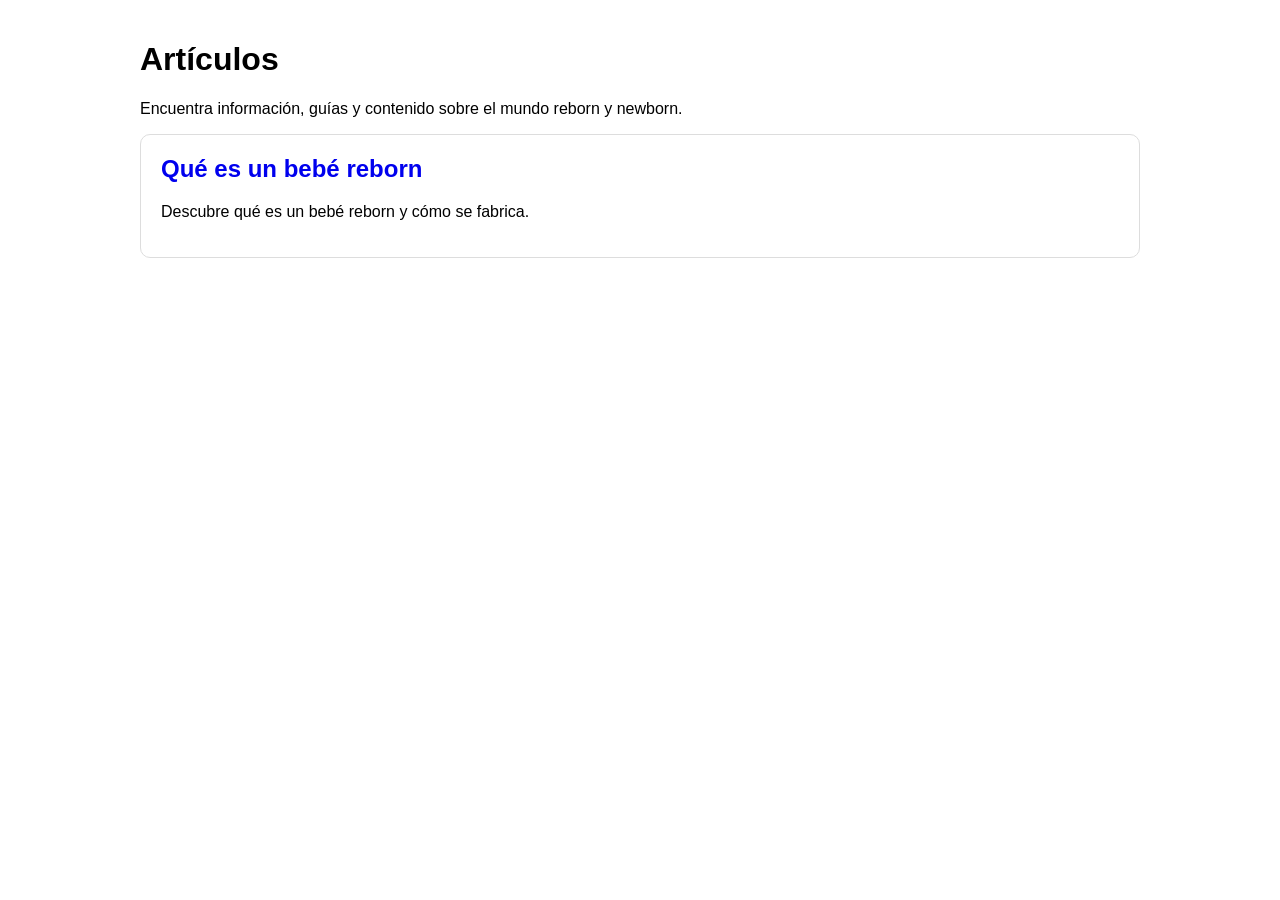
<file: articulos.html>
<!DOCTYPE html>
<html lang="es">

<head>
<meta charset="UTF-8">
<meta name="viewport" content="width=device-width, initial-scale=1">

<title>Artículos | TuWeb</title>

<meta name="description"
content="Guías y artículos sobre bebés reborn, ropa newborn, accesorios y cuidados.">

<style>

body{
font-family:Arial,sans-serif;
max-width:1000px;
margin:auto;
padding:20px;
}

.articulos{

display:grid;
grid-template-columns:repeat(auto-fit,minmax(300px,1fr));
gap:20px;

}

.card{

border:1px solid #ddd;
padding:20px;
border-radius:10px;

}

.card h2{

margin-top:0;

}

.card a{

text-decoration:none;

}

</style>

</head>

<body>

<h1>Artículos</h1>

<p>
Encuentra información, guías y contenido sobre el mundo reborn y newborn.
</p>

<div class="articulos">

<div class="card">
<h2><a href="articulos/que-es-un-bebe-reborn.html">Qué es un bebé reborn</a></h2>
<p>Descubre qué es un bebé reborn y cómo se fabrica.</p>
</div>

</body>
</html>
</file>
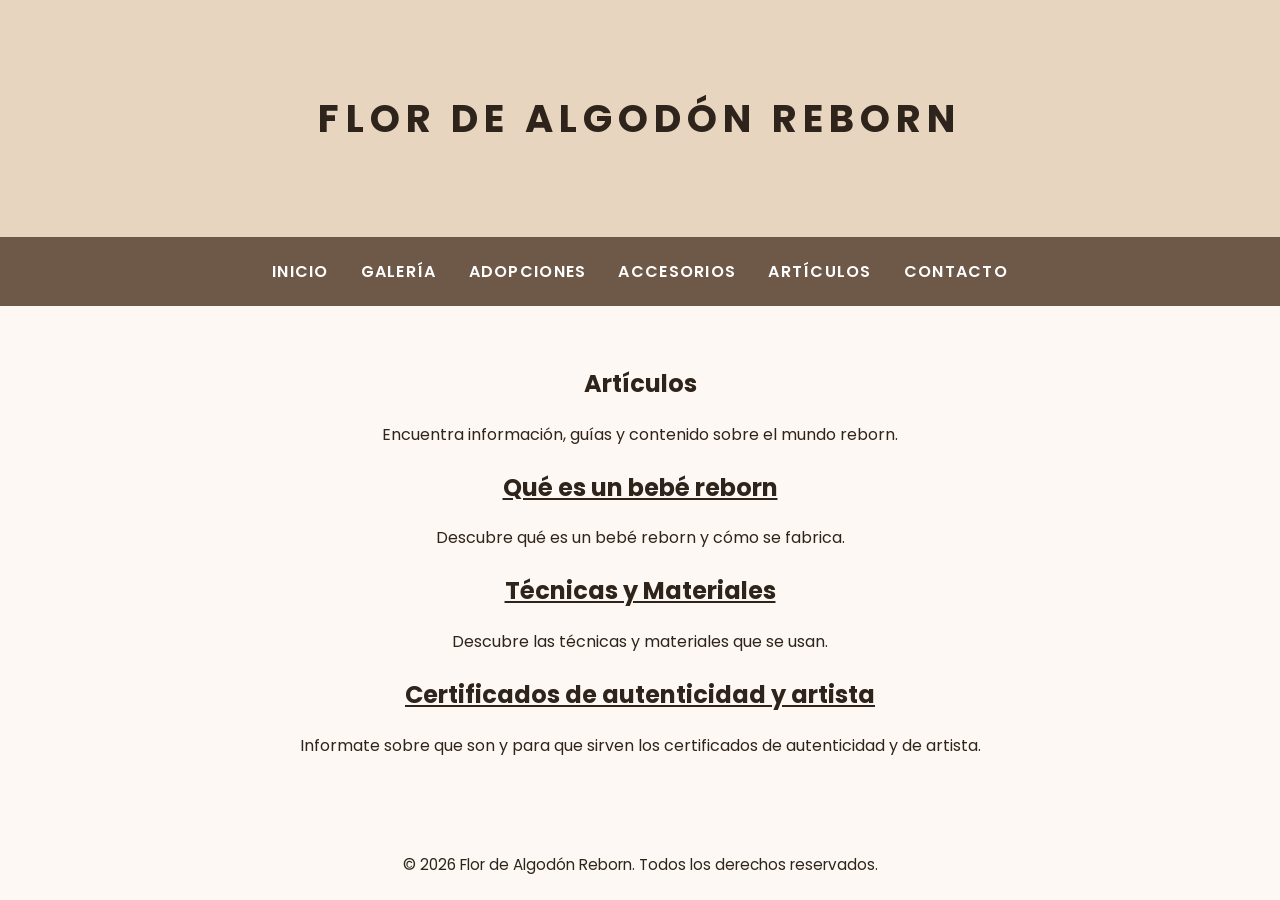
<file: artículos.html>
<!DOCTYPE html>
<html lang="es">
<head>
  <meta charset="UTF-8">
  <meta name="viewport" content="width=device-width, initial-scale=1">
  <title>Artículos | Flor de Algodón Reborn</title>
  <meta name="description" content="Guías y artículos sobre bebés reborn, procesos artesanales y cuidados.">
  <link rel="stylesheet" href="styles.css">
</head>

<body>

<header class="top-bar">
  <h1>FLOR DE ALGODÓN REBORN</h1>
</header>

<nav class="menu-bar">
  <a href="index.html">INICIO</a>
  <a href="galeria.html">GALERÍA</a>
  <a href="adopciones.html">ADOPCIONES</a>
  <a href="accesorios.html">ACCESORIOS</a>
  <a href="artículos.html">ARTÍCULOS</a>
  <a href="contacto.html">CONTACTO</a>
</nav>

<section class="content">
  <h1>Artículos</h1>
  <p>Encuentra información, guías y contenido sobre el mundo reborn.</p>

  <div class="articulos">
    <div class="card">
      <h2><a href="artículos/que-es-un-bebe-reborn.html">Qué es un bebé reborn</a></h2>
      <p>Descubre qué es un bebé reborn y cómo se fabrica.</p>
    </div>
  </div>

    <div class="card">
        <h2><a href="artículos/tecnicas-materiales-reborn.html">Técnicas y Materiales</a></h2>
      <p>Descubre las técnicas y materiales que se usan.</p>
    </div>

  <div class="card">
        <h2><a href="artículos/cuidados-certificados.html">Certificados de autenticidad y artista</a></h2>
      <p>Informate sobre que son y para que sirven los certificados de autenticidad y de artista.</p>
    </div>

  
  
</section>

<footer>
  © 2026 Flor de Algodón Reborn. Todos los derechos reservados.
</footer>

</body>
</html>
</file>
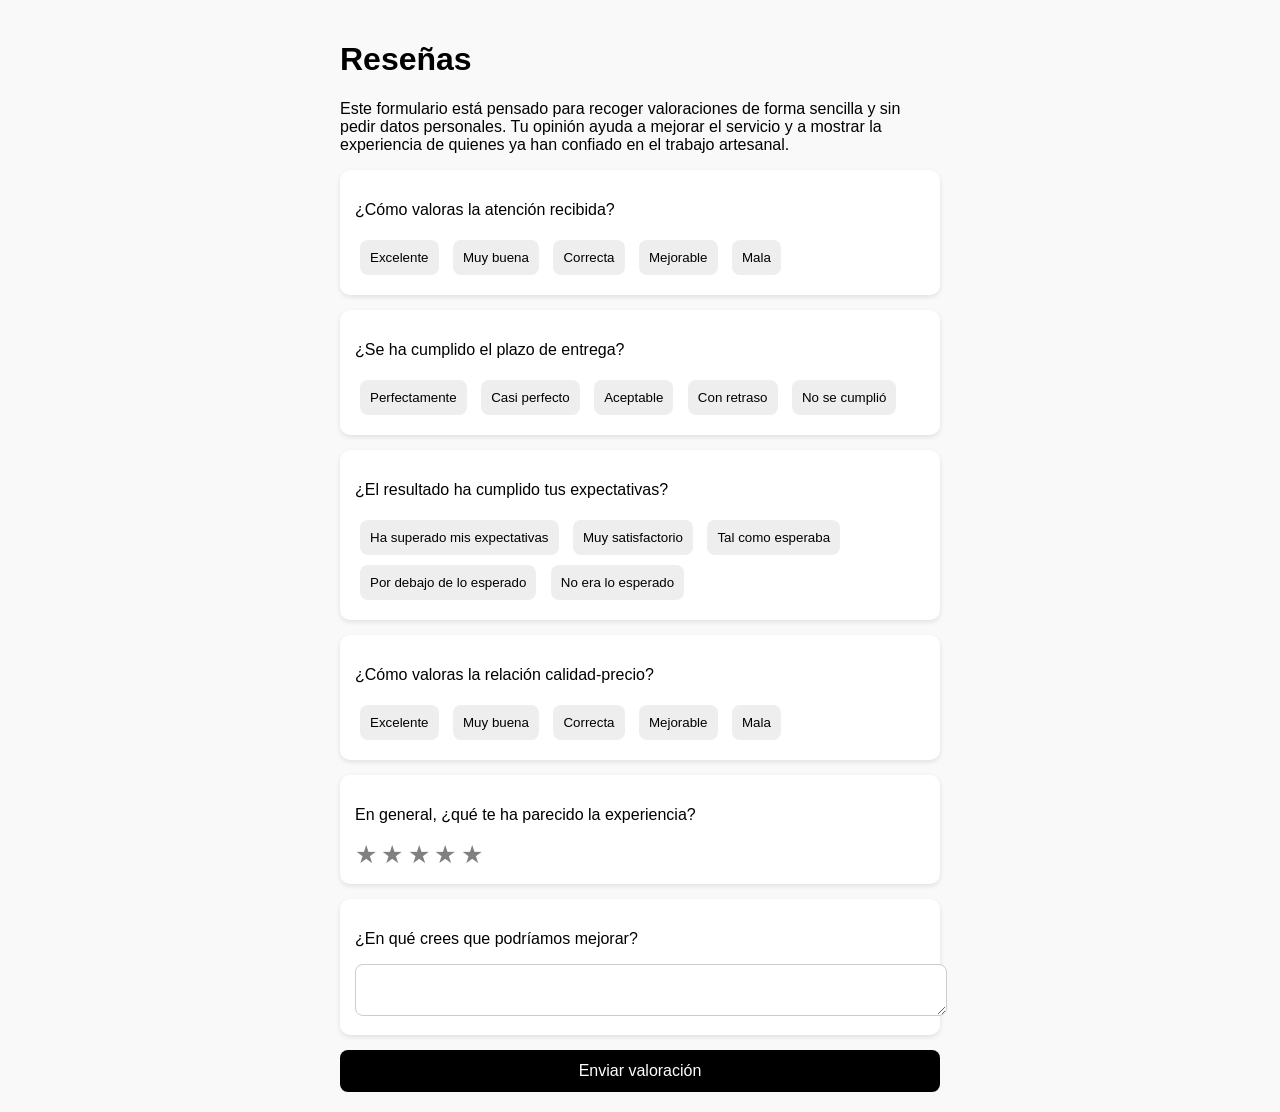
<file: reseñas.html>
<!DOCTYPE html>
<html>
<head>
  <title>Valoración</title>

  <style>
    body {
      font-family: Arial, sans-serif;
      max-width: 600px;
      margin: auto;
      padding: 20px;
      background-color: #f9f9f9;
    }

    h2 {
      text-align: center;
    }

    .bloque {
      background: white;
      padding: 15px;
      margin-bottom: 15px;
      border-radius: 10px;
      box-shadow: 0 2px 5px rgba(0,0,0,0.1);
    }

    .opciones button {
      margin: 5px;
      padding: 10px;
      border: none;
      border-radius: 8px;
      cursor: pointer;
      background-color: #eee;
    }

    .opciones button.selected {
      background-color: #4CAF50;
      color: white;
    }

    textarea {
      width: 100%;
      padding: 10px;
      border-radius: 8px;
      border: 1px solid #ccc;
    }

    .stars span {
      font-size: 25px;
      cursor: pointer;
      color: gray;
    }

    .stars span.active {
      color: gold;
    }

    button.enviar {
      width: 100%;
      padding: 12px;
      font-size: 16px;
      background: black;
      color: white;
      border: none;
      border-radius: 8px;
      cursor: pointer;
    }
  </style>
</head>

<body>

<main class="content">
  <h1>Reseñas</h1>
  <p class="reviews-intro">Este formulario está pensado para recoger valoraciones de forma sencilla y sin pedir datos personales. Tu opinión ayuda a mejorar el servicio y a mostrar la experiencia de quienes ya han confiado en el trabajo artesanal.</p>

  <form id="form" class="form-card">

  <!-- Atención -->
  <div class="bloque">
    <p>¿Cómo valoras la atención recibida?</p>
    <div class="opciones" data-name="atencion">
      <button type="button">Excelente</button>
      <button type="button">Muy buena</button>
      <button type="button">Correcta</button>
      <button type="button">Mejorable</button>
      <button type="button">Mala</button>
    </div>
  </div>

  <!-- Plazo -->
  <div class="bloque">
    <p>¿Se ha cumplido el plazo de entrega?</p>
    <div class="opciones" data-name="plazo">
      <button type="button">Perfectamente</button>
      <button type="button">Casi perfecto</button>
      <button type="button">Aceptable</button>
      <button type="button">Con retraso</button>
      <button type="button">No se cumplió</button>
    </div>
  </div>

  <!-- Resultado -->
  <div class="bloque">
    <p>¿El resultado ha cumplido tus expectativas?</p>
    <div class="opciones" data-name="resultado">
      <button type="button">Ha superado mis expectativas</button>
      <button type="button">Muy satisfactorio</button>
      <button type="button">Tal como esperaba</button>
      <button type="button">Por debajo de lo esperado</button>
      <button type="button">No era lo esperado</button>
    </div>
  </div>

  <!-- Precio -->
  <div class="bloque">
    <p>¿Cómo valoras la relación calidad-precio?</p>
    <div class="opciones" data-name="precio">
      <button type="button">Excelente</button>
      <button type="button">Muy buena</button>
      <button type="button">Correcta</button>
      <button type="button">Mejorable</button>
      <button type="button">Mala</button>
    </div>
  </div>

  <!-- Estrellas -->
  <div class="bloque">
    <p>En general, ¿qué te ha parecido la experiencia?</p>
    <div class="stars" id="stars">
      <span data-value="1">★</span>
      <span data-value="2">★</span>
      <span data-value="3">★</span>
      <span data-value="4">★</span>
      <span data-value="5">★</span>
    </div>
  </div>

  <!-- Comentario -->
  <div class="bloque">
    <p>¿En qué crees que podríamos mejorar?</p>
    <textarea id="mejora"></textarea>
  </div>

  <button type="submit" class="enviar">Enviar valoración</button>

</form>
</main>

<!-- ✅ SOLO ESTE SCRIPT -->
<script src="js/script.js"></script>

</body>
</html>
</file>
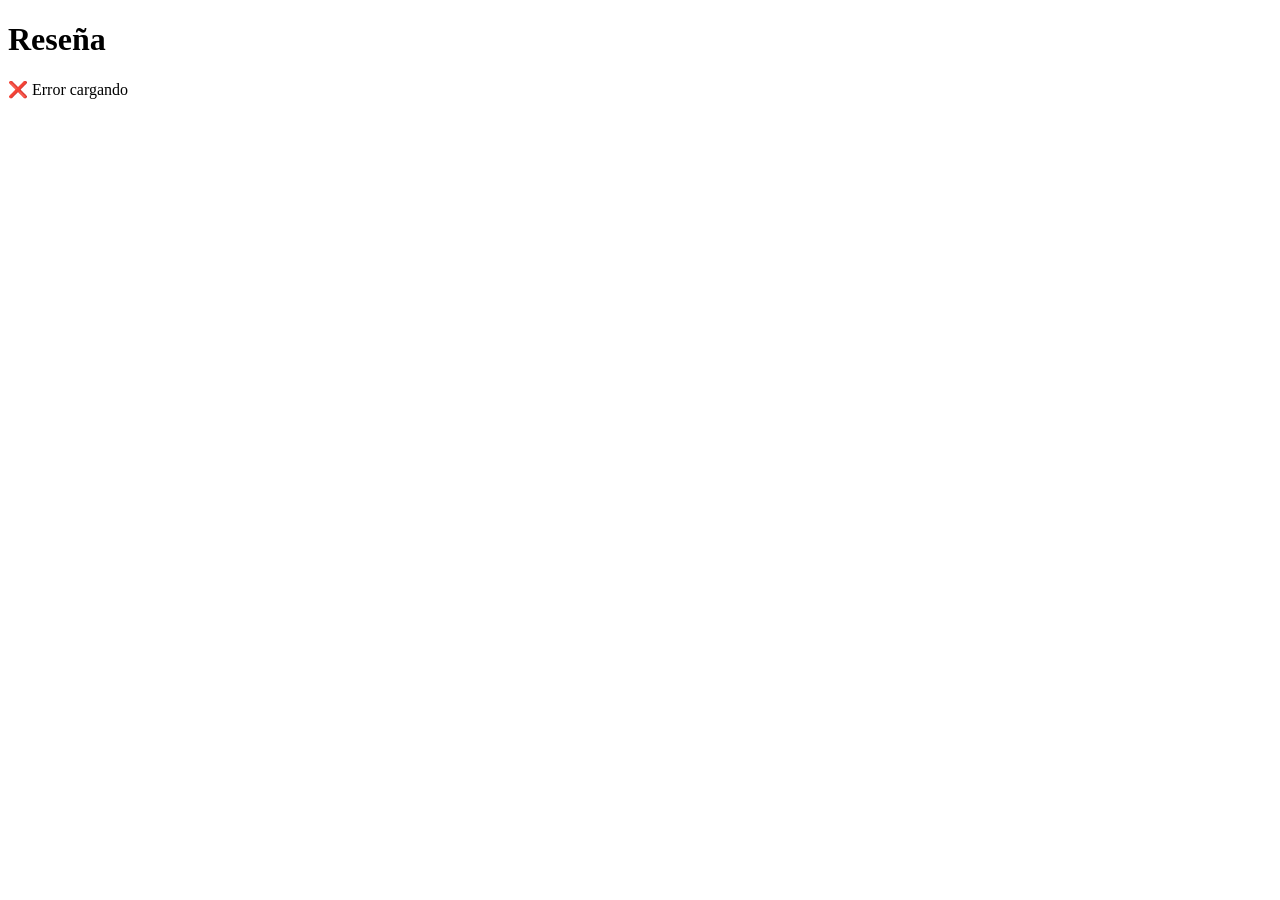
<file: ver-resena.html>
<!DOCTYPE html>
<html>
<head>
  <meta charset="UTF-8">
  <title>Ver reseña</title>
</head>

<body>

<h1>Reseña</h1>

<div id="contenido">Cargando...</div>

<script>
const params = new URLSearchParams(window.location.search);
const id = params.get("id");

const URL = `https://script.google.com/macros/s/AKfycbyKqZeq11QBU1-dDso21OoMH7I6ykAD6ycU0v_vS3_LPUaV2DVP8SQ29xlGr96U4RL0sA/exec?id=${id}`;

fetch(URL)
  .then(res => res.json())
  .then(data => {

    if (data.error) {
      document.getElementById("contenido").innerHTML = "❌ No encontrada";
      return;
    }

    document.getElementById("contenido").innerHTML = `
      <p><b>⭐ Rating:</b> ${"⭐".repeat(data.rating)}</p>
      <p><b>Atención:</b> ${data.atencion}</p>
      <p><b>Plazo:</b> ${data.plazo}</p>
      <p><b>Resultado:</b> ${data.resultado}</p>
      <p><b>Precio:</b> ${data.precio}</p>
      <p><b>Comentario:</b> ${data.mejora}</p>
    `;
  })
  .catch(err => {
    document.getElementById("contenido").innerHTML = "❌ Error cargando";
  });
</script>

</body>
</html>
</file>
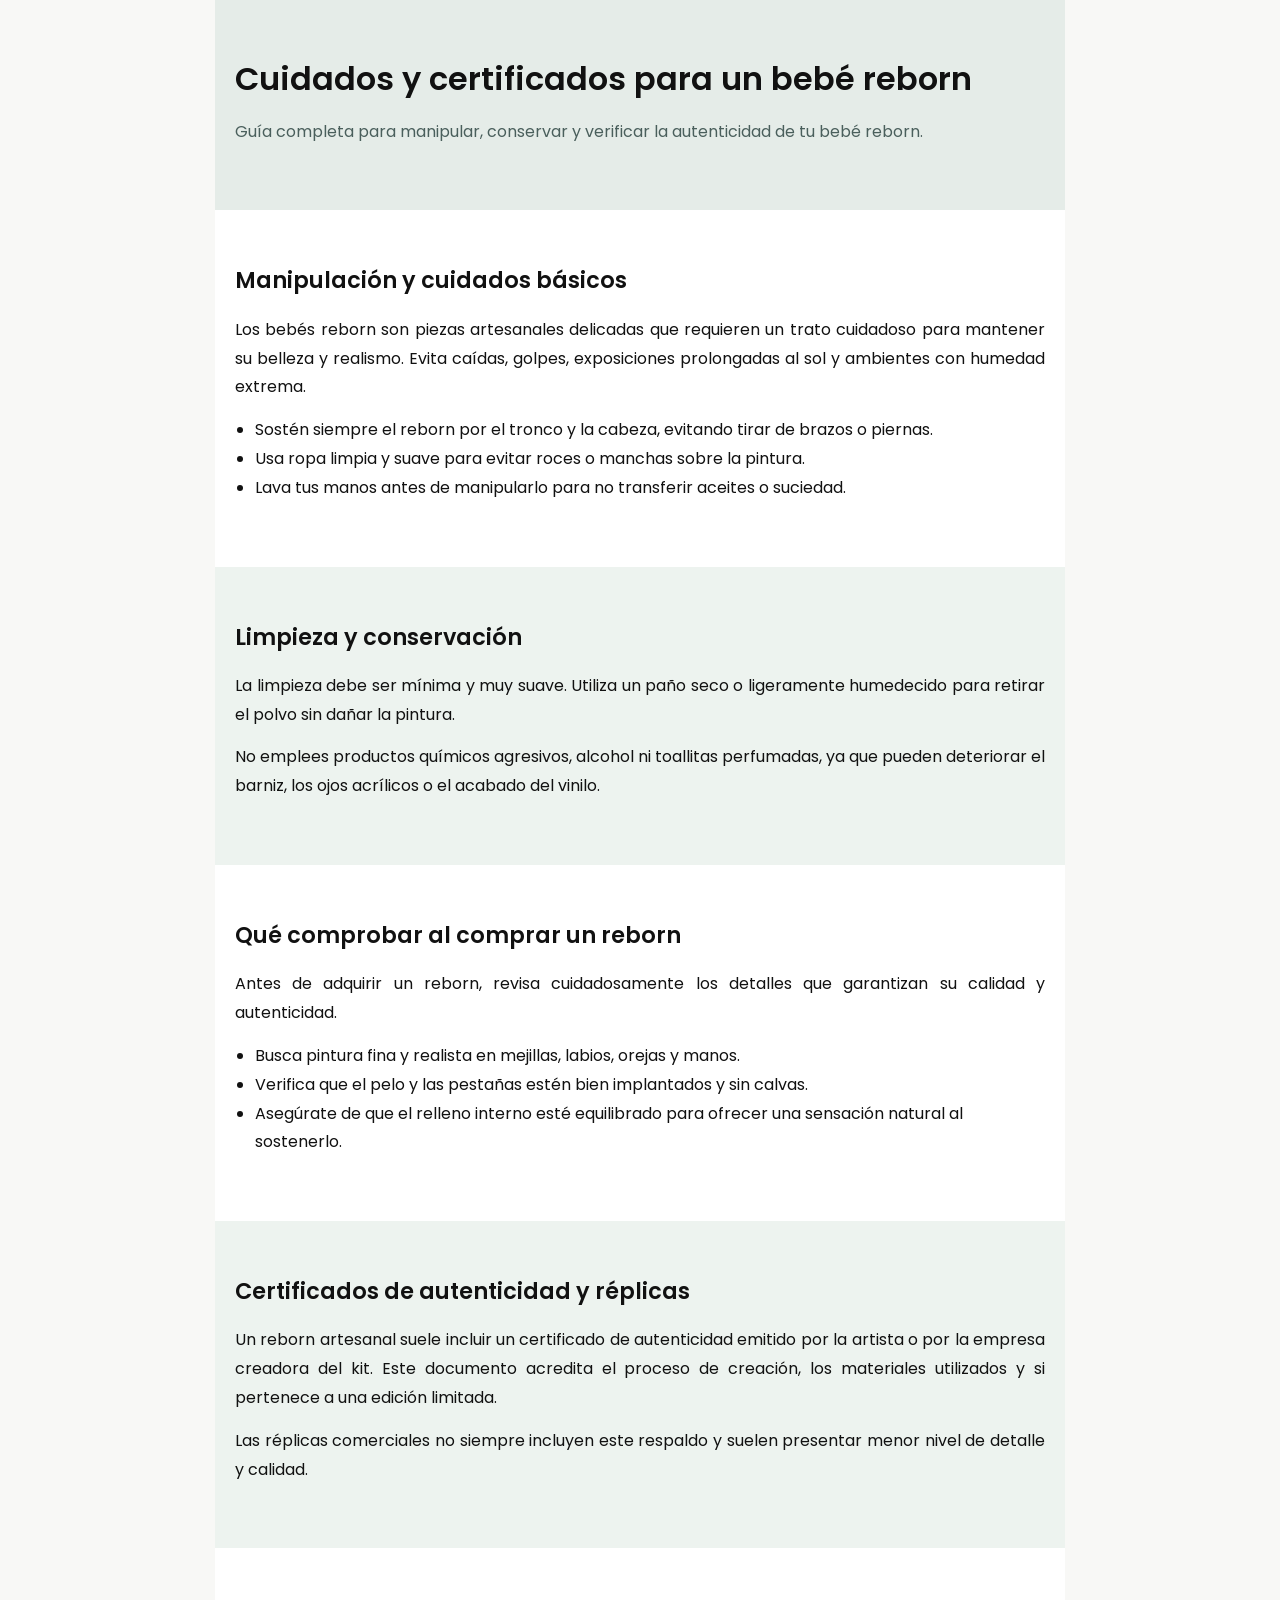
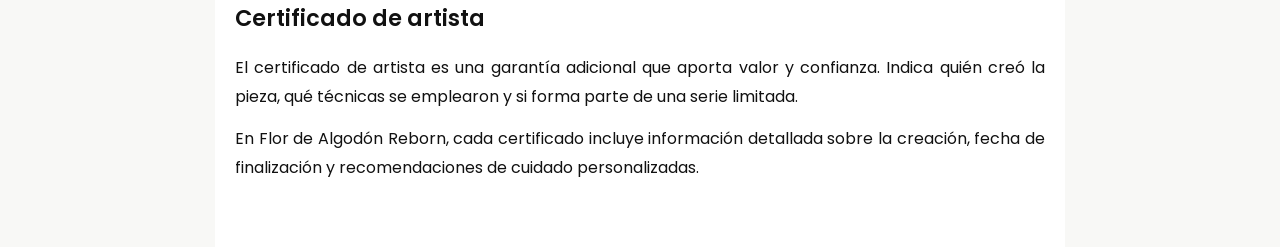
<file: artículos/cuidados-certificados.html>
<!DOCTYPE html>
<html lang="es">

<head>
<meta charset="UTF-8">
<meta name="viewport" content="width=device-width, initial-scale=1.0">
<title>Cuidados y certificados para un bebé reborn | Flor de Algodón Reborn</title>
<meta name="description" content="Guía completa para manipular, limpiar y verificar la autenticidad de un bebé reborn. Consejos esenciales para conservar su belleza y valor.">
<link rel="stylesheet" href="https://fonts.googleapis.com/css2?family=Poppins:wght@300;400;600&display=swap">

<style>
* { box-sizing: border-box; margin: 0; padding: 0; }
body { font-family: 'Poppins', sans-serif; background: #f8f8f6; color: #111; line-height: 1.8; }
header { padding: 50px 20px; background: rgba(220, 230, 225, 0.65); }
header, section { max-width: 850px; margin: auto; }
h1 { font-size: 2em; font-weight: 600; }
header p { margin-top: 10px; color: #4a5f5c; }
section { padding: 50px 20px; }
section:nth-of-type(odd) { background: #ffffff; }
section:nth-of-type(even) { background: #edf3ef; }
h2 { font-size: 1.4em; margin-bottom: 15px; font-weight: 600; }
p { margin-bottom: 14px; text-align: justify; }
ul { margin-left: 20px; margin-bottom: 14px; }
a { color: #000; text-decoration: underline; }
@media (max-width: 768px) {
    h1 { font-size: 1.6em; }
    h2 { font-size: 1.2em; }
    section { padding: 35px 15px; }
    header { padding: 35px 15px; }
}
</style>
</head>

<body>

<header>
    <h1>Cuidados y certificados para un bebé reborn</h1>
    <p>Guía completa para manipular, conservar y verificar la autenticidad de tu bebé reborn.</p>
</header>

<section>
<h2>Manipulación y cuidados básicos</h2>
<p>Los bebés reborn son piezas artesanales delicadas que requieren un trato cuidadoso para mantener su belleza y realismo. Evita caídas, golpes, exposiciones prolongadas al sol y ambientes con humedad extrema.</p>
<ul>
    <li>Sostén siempre el reborn por el tronco y la cabeza, evitando tirar de brazos o piernas.</li>
    <li>Usa ropa limpia y suave para evitar roces o manchas sobre la pintura.</li>
    <li>Lava tus manos antes de manipularlo para no transferir aceites o suciedad.</li>
</ul>
</section>

<section>
<h2>Limpieza y conservación</h2>
<p>La limpieza debe ser mínima y muy suave. Utiliza un paño seco o ligeramente humedecido para retirar el polvo sin dañar la pintura.</p>
<p>No emplees productos químicos agresivos, alcohol ni toallitas perfumadas, ya que pueden deteriorar el barniz, los ojos acrílicos o el acabado del vinilo.</p>
</section>

<section>
<h2>Qué comprobar al comprar un reborn</h2>
<p>Antes de adquirir un reborn, revisa cuidadosamente los detalles que garantizan su calidad y autenticidad.</p>
<ul>
    <li>Busca pintura fina y realista en mejillas, labios, orejas y manos.</li>
    <li>Verifica que el pelo y las pestañas estén bien implantados y sin calvas.</li>
    <li>Asegúrate de que el relleno interno esté equilibrado para ofrecer una sensación natural al sostenerlo.</li>
</ul>
</section>

<section>
<h2>Certificados de autenticidad y réplicas</h2>
<p>Un reborn artesanal suele incluir un certificado de autenticidad emitido por la artista o por la empresa creadora del kit. Este documento acredita el proceso de creación, los materiales utilizados y si pertenece a una edición limitada.</p>
<p>Las réplicas comerciales no siempre incluyen este respaldo y suelen presentar menor nivel de detalle y calidad.</p>
</section>

<section>
<h2>Certificado de artista</h2>
<p>El certificado de artista es una garantía adicional que aporta valor y confianza. Indica quién creó la pieza, qué técnicas se emplearon y si forma parte de una serie limitada.</p>
<p>En Flor de Algodón Reborn, cada certificado incluye información detallada sobre la creación, fecha de finalización y recomendaciones de cuidado personalizadas.</p>
</section>

</body>
</html>
</file>
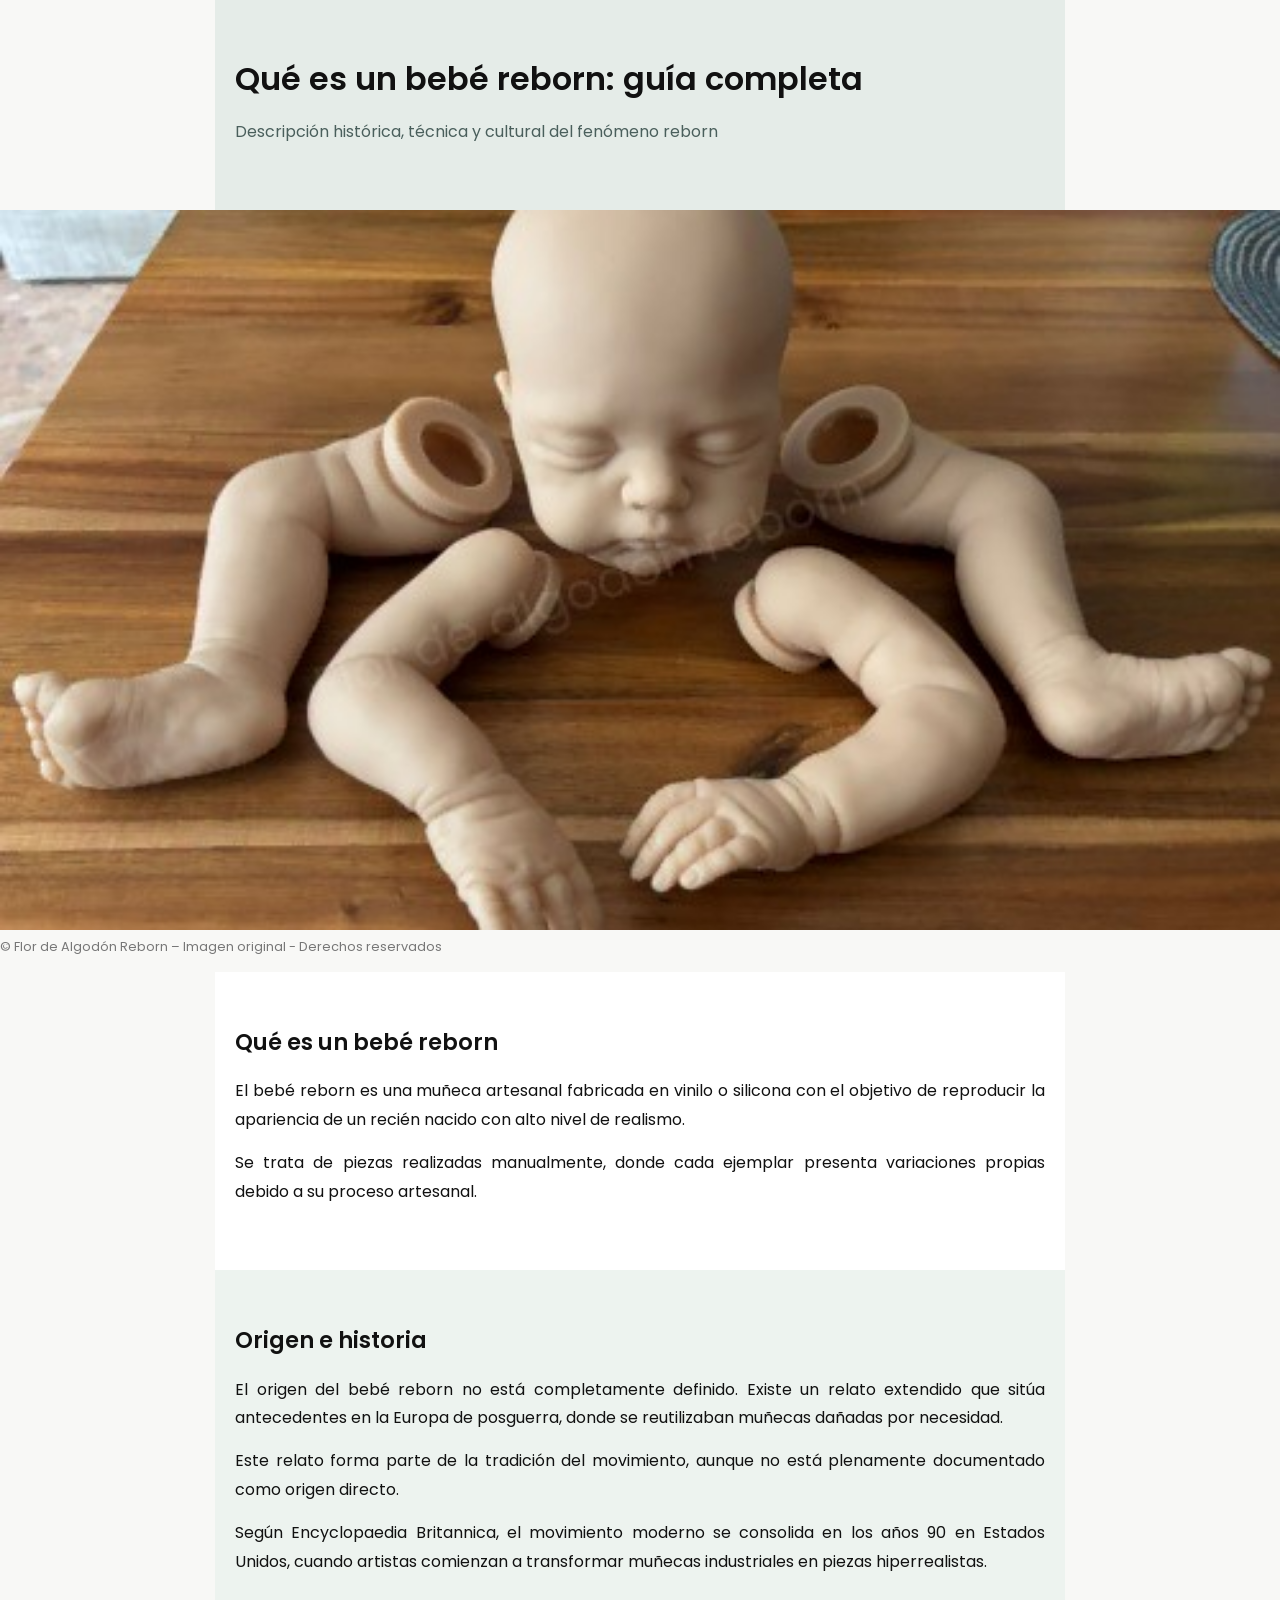
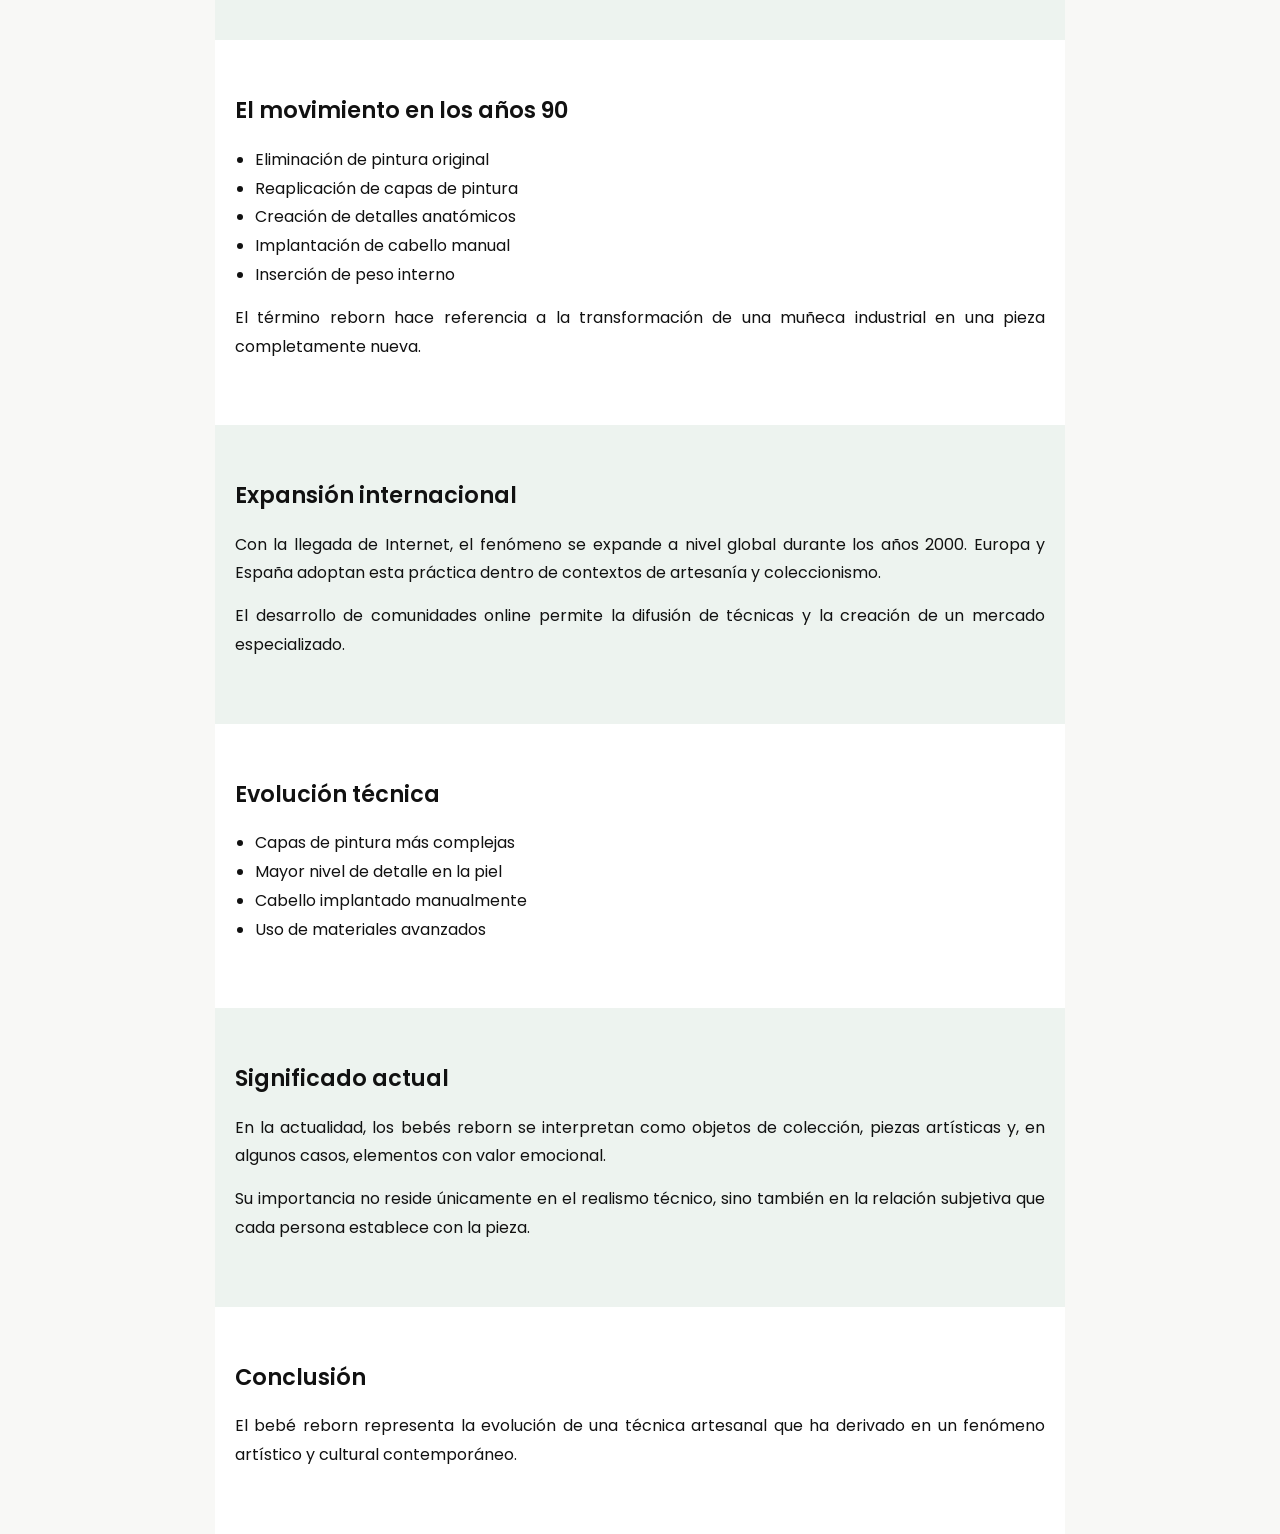
<file: artículos/que-es-un-bebe-reborn.html>
<!DOCTYPE html>
<html lang="es">

<head>
<meta charset="UTF-8">
<meta name="viewport" content="width=device-width, initial-scale=1.0">

<title>Qué es un bebé reborn</title>

<!-- ✅ Fuente bien importada -->
<link href="https://fonts.googleapis.com/css2?family=Poppins:wght@300;400;600&display=swap" rel="stylesheet">

<style>

/* BASE */
* {
    box-sizing: border-box;
    margin: 0;
    padding: 0;
}

body {
    font-family: 'Poppins', sans-serif;
    background: #f8f8f6; /* blanco roto */
    color: #111;
    line-height: 1.8;
}

/* ✅ CONTENEDOR SIN EFECTO TARJETA */
article {
    width: 100%;
    margin: 0;
    background: transparent;
}

/* ✅ HEADER MÁS SUAVE Y TRANSLÚCIDO */
header {
    padding: 50px 20px;
    background: rgba(220, 230, 225, 0.65); /* verde suave translúcido */
}

/* ✅ CENTRAR CONTENIDO */
header,
section {
    max-width: 850px;
    margin: auto;
}

/* TITULO */
h1 {
    font-size: 2em;
    font-weight: 600;
}

header p {
    margin-top: 10px;
    color: #4a5f5c;
}

/* ✅ FRANJAS COMPLETAS */
section {
    padding: 50px 20px;
}

/* ✅ ALTERNANCIA CLARA */
section:nth-of-type(odd) {
    background: #ffffff;
}

section:nth-of-type(even) {
    background: #edf3ef;
}

/* TITULOS */
h2 {
    font-size: 1.4em;
    margin-bottom: 15px;
    font-weight: 600;
}

/* TEXTO */
p {
    margin-bottom: 14px;
    text-align: justify;
}

/* LISTAS */
ul {
    margin-left: 20px;
    margin-bottom: 14px;
}

/* IMAGEN */
img {
    width: 100%;
    display: block;
}

/* ENLACES */
a {
    color: #000;
    text-decoration: underline;
}

/* RESPONSIVE */
@media (max-width: 768px) {
    h1 {
        font-size: 1.6em;
    }

    h2 {
        font-size: 1.2em;
    }

    section {
        padding: 35px 15px;
    }

    header {
        padding: 35px 15px;
    }
}

</style>

</head>

<body>

<article>

<header>
    <h1>Qué es un bebé reborn: guía completa</h1>
    <p>Descripción histórica, técnica y cultural del fenómeno reborn</p>
</header>

<!-- ✅ Imagen como franja -->

<div style="text-align: center;">

    <img src="Foto1artículo1.jpg" alt="Kit en blanco">

    <p style="font-size: 0.8em; color: #777; margin-top: 5px;">
        © Flor de Algodón Reborn – Imagen original - Derechos reservados
    </p>

</div>

<section>
<h2>Qué es un bebé reborn</h2>

<p>
El bebé reborn es una muñeca artesanal fabricada en vinilo o silicona con el objetivo de reproducir la apariencia de un recién nacido con alto nivel de realismo.
</p>

<p>
Se trata de piezas realizadas manualmente, donde cada ejemplar presenta variaciones propias debido a su proceso artesanal.
</p>

</section>

<section>
<h2>Origen e historia</h2>

<p>
El origen del bebé reborn no está completamente definido. Existe un relato extendido que sitúa antecedentes en la Europa de posguerra, donde se reutilizaban muñecas dañadas por necesidad.
</p>

<p>
Este relato forma parte de la tradición del movimiento, aunque no está plenamente documentado como origen directo.
</p>

<p>
Según Encyclopaedia Britannica, el movimiento moderno se consolida en los años 90 en Estados Unidos, cuando artistas comienzan a transformar muñecas industriales en piezas hiperrealistas.
</p>

</section>

<section>
<h2>El movimiento en los años 90</h2>

<ul>
    <li>Eliminación de pintura original</li>
    <li>Reaplicación de capas de pintura</li>
    <li>Creación de detalles anatómicos</li>
    <li>Implantación de cabello manual</li>
    <li>Inserción de peso interno</li>
</ul>

<p>
El término reborn hace referencia a la transformación de una muñeca industrial en una pieza completamente nueva.
</p>

</section>

<section>
<h2>Expansión internacional</h2>

<p>
Con la llegada de Internet, el fenómeno se expande a nivel global durante los años 2000. Europa y España adoptan esta práctica dentro de contextos de artesanía y coleccionismo.
</p>

<p>
El desarrollo de comunidades online permite la difusión de técnicas y la creación de un mercado especializado.
</p>

</section>

<section>
<h2>Evolución técnica</h2>

<ul>
    <li>Capas de pintura más complejas</li>
    <li>Mayor nivel de detalle en la piel</li>
    <li>Cabello implantado manualmente</li>
    <li>Uso de materiales avanzados</li>
</ul>

</section>

<section>
<h2>Significado actual</h2>

<p>
En la actualidad, los bebés reborn se interpretan como objetos de colección, piezas artísticas y, en algunos casos, elementos con valor emocional.
</p>

<p>
Su importancia no reside únicamente en el realismo técnico, sino también en la relación subjetiva que cada persona establece con la pieza.
</p>

</section>

<section>
<h2>Conclusión</h2>

<p>
El bebé reborn representa la evolución de una técnica artesanal que ha derivado en un fenómeno artístico y cultural contemporáneo.
</p>

</section>

</article>

</body>
</html>
</file>
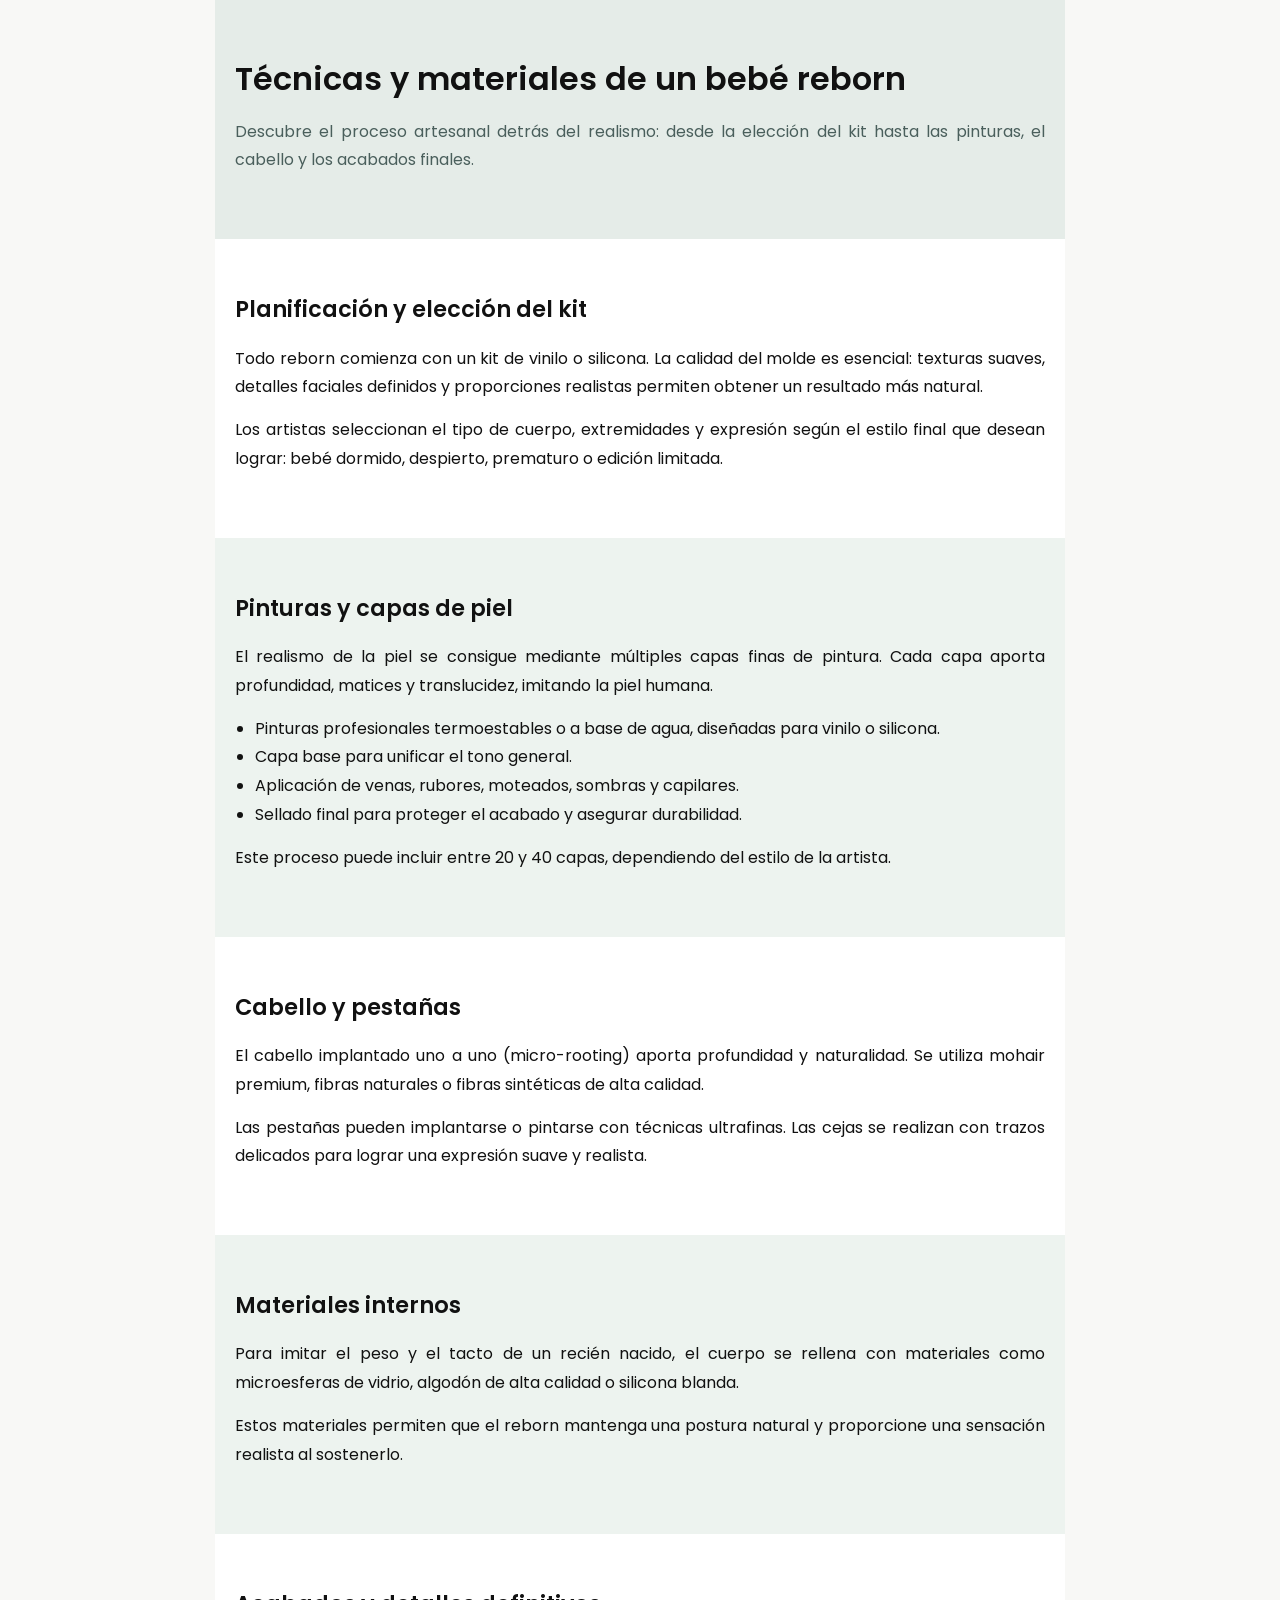
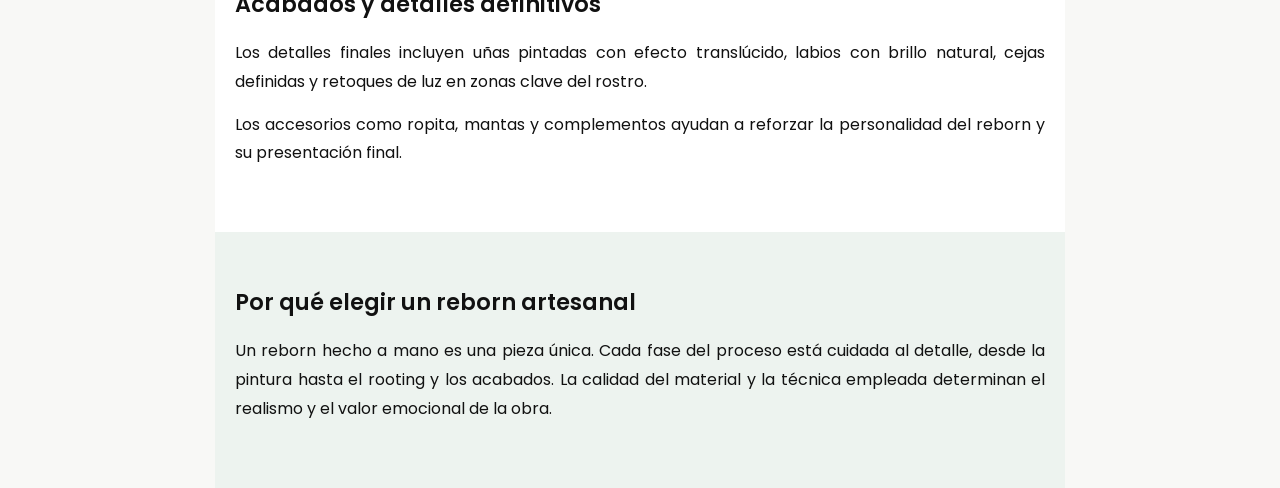
<file: artículos/tecnicas-materiales-reborn.html>
<!DOCTYPE html>
<html lang="es">

<head>
<meta charset="UTF-8">
<meta name="viewport" content="width=device-width, initial-scale=1.0">
<title>Técnicas y materiales de un bebé reborn | Flor de Algodón Reborn</title>
<meta name="description" content="Descubre las técnicas, pinturas, capas y materiales profesionales que dan vida a un bebé reborn realista y artesanal.">
<link rel="stylesheet" href="https://fonts.googleapis.com/css2?family=Poppins:wght@300;400;600&display=swap">

<style>
* { box-sizing: border-box; margin: 0; padding: 0; }
body { font-family: 'Poppins', sans-serif; background: #f8f8f6; color: #111; line-height: 1.8; }
header { padding: 50px 20px; background: rgba(220, 230, 225, 0.65); }
header, section { max-width: 850px; margin: auto; }
h1 { font-size: 2em; font-weight: 600; }
header p { margin-top: 10px; color: #4a5f5c; }
section { padding: 50px 20px; }
section:nth-of-type(odd) { background: #ffffff; }
section:nth-of-type(even) { background: #edf3ef; }
h2 { font-size: 1.4em; margin-bottom: 15px; font-weight: 600; }
p { margin-bottom: 14px; text-align: justify; }
ul { margin-left: 20px; margin-bottom: 14px; }
a { color: #000; text-decoration: underline; }
@media (max-width: 768px) {
    h1 { font-size: 1.6em; }
    h2 { font-size: 1.2em; }
    section { padding: 35px 15px; }
    header { padding: 35px 15px; }
}
</style>
</head>

<body>

<header>
    <h1>Técnicas y materiales de un bebé reborn</h1>
    <p>Descubre el proceso artesanal detrás del realismo: desde la elección del kit hasta las pinturas, el cabello y los acabados finales.</p>
</header>

<section>
<h2>Planificación y elección del kit</h2>
<p>Todo reborn comienza con un kit de vinilo o silicona. La calidad del molde es esencial: texturas suaves, detalles faciales definidos y proporciones realistas permiten obtener un resultado más natural.</p>
<p>Los artistas seleccionan el tipo de cuerpo, extremidades y expresión según el estilo final que desean lograr: bebé dormido, despierto, prematuro o edición limitada.</p>
</section>

<section>
<h2>Pinturas y capas de piel</h2>
<p>El realismo de la piel se consigue mediante múltiples capas finas de pintura. Cada capa aporta profundidad, matices y translucidez, imitando la piel humana.</p>
<ul>
    <li>Pinturas profesionales termoestables o a base de agua, diseñadas para vinilo o silicona.</li>
    <li>Capa base para unificar el tono general.</li>
    <li>Aplicación de venas, rubores, moteados, sombras y capilares.</li>
    <li>Sellado final para proteger el acabado y asegurar durabilidad.</li>
</ul>
<p>Este proceso puede incluir entre 20 y 40 capas, dependiendo del estilo de la artista.</p>
</section>

<section>
<h2>Cabello y pestañas</h2>
<p>El cabello implantado uno a uno (micro-rooting) aporta profundidad y naturalidad. Se utiliza mohair premium, fibras naturales o fibras sintéticas de alta calidad.</p>
<p>Las pestañas pueden implantarse o pintarse con técnicas ultrafinas. Las cejas se realizan con trazos delicados para lograr una expresión suave y realista.</p>
</section>

<section>
<h2>Materiales internos</h2>
<p>Para imitar el peso y el tacto de un recién nacido, el cuerpo se rellena con materiales como microesferas de vidrio, algodón de alta calidad o silicona blanda.</p>
<p>Estos materiales permiten que el reborn mantenga una postura natural y proporcione una sensación realista al sostenerlo.</p>
</section>

<section>
<h2>Acabados y detalles definitivos</h2>
<p>Los detalles finales incluyen uñas pintadas con efecto translúcido, labios con brillo natural, cejas definidas y retoques de luz en zonas clave del rostro.</p>
<p>Los accesorios como ropita, mantas y complementos ayudan a reforzar la personalidad del reborn y su presentación final.</p>
</section>

<section>
<h2>Por qué elegir un reborn artesanal</h2>
<p>Un reborn hecho a mano es una pieza única. Cada fase del proceso está cuidada al detalle, desde la pintura hasta el rooting y los acabados. La calidad del material y la técnica empleada determinan el realismo y el valor emocional de la obra.</p>
</section>

</body>
</html>
</file>
<file: styles.css>
/* ===== FUENTES ===== */
@import url('https://fonts.googleapis.com/css2?family=Cormorant+Garamond:wght@400;500;600&family=Poppins:wght@300;500;600&display=swap');

/* ===== AJUSTE GLOBAL ===== */
html {
  scroll-behavior: smooth;
}

html, body {
  height: 100%;
}

body {
  margin: 0;
  background: #FDF8F3;
  font-family: 'Poppins', sans-serif;
  display: flex;
  flex-direction: column;
  min-height: 100vh;
  color: #2E241B; /* Contraste AA móvil */
}

main {
  flex: 1;
}

img {
  max-width: 100%;
  height: auto;
  display: block;
}

a {
  color: inherit;
}

/* ===== HEADER ===== */
.top-bar {
  background: #E8D5C0;
  padding: clamp(60px, 10vw, 90px) 20px;
  text-align: center;
}

.top-bar h1 {
  margin: 0;
  font-size: clamp(1.6rem, 3.4vw, 2.4rem);
  letter-spacing: 0.16em;
  text-transform: uppercase;
}

/* ===== MENÚ ===== */
.menu-bar {
  background: #6E5848; /* Contraste AA */
  padding: 16px 20px;
  text-align: center;
  display: flex;
  flex-wrap: nowrap;
  justify-content: center;
  align-items: center;
  gap: 12px;
}

.menu-bar a {
  display: inline-flex;
  align-items: center;
  justify-content: center;
  padding: 6px 10px;
  text-decoration: none;
  color: #ffffff;
  font-weight: 600;
  letter-spacing: 0.08em;
  text-transform: uppercase;
  white-space: nowrap;
  position: relative;
}

.menu-bar a::after {
  content: "";
  position: absolute;
  left: 50%;
  bottom: 0;
  width: 0;
  height: 2px;
  background: #ffffff;
  transition: all 0.2s ease;
  transform: translateX(-50%);
}

.menu-bar a:hover::after,
.menu-bar a:focus-visible::after {
  width: 70%;
}

/* ===== CONTENIDO ===== */
.content {
  padding: 40px 20px;
  text-align: center;
  width: min(100%, 1100px);
  margin: 0 auto;
  box-sizing: border-box;
}

.content h1,
.content h2,
.content h3 {
  color: #2E241B; /* Contraste AA móvil */
  font-family: 'Poppins', sans-serif;
}

.content p {
  max-width: 760px;
  margin: 0 auto 1rem;
  line-height: 1.8;
  padding: 0 12px;
}

.eyebrow {
  display: inline-block;
  margin-bottom: 10px;
  font-size: 0.95rem;
  font-weight: 600;
  letter-spacing: 0.16em;
  text-transform: uppercase;
  color: #2E241B; /* Contraste AA móvil */
}

/* ===== HOME ===== */
.hero {
  display: grid;
  grid-template-columns: repeat(2, minmax(0, 1fr));
  gap: clamp(24px, 4vw, 48px);
  align-items: center;
  padding: 16px 0 8px;
  width: min(100%, 1100px);
  margin: 0 auto;
  box-sizing: border-box;
}

.hero img {
  width: 100%;
  max-width: 560px;
  margin: 0 auto;
  border-radius: 12px;
  box-shadow: 0 4px 10px rgba(0,0,0,0.1);
}

.hero-text {
  text-align: left;
  padding: 0 12px;
}

.hero-text h2 {
  margin: 0 0 12px;
  font-size: clamp(1.7rem, 3vw, 2.4rem);
  line-height: 1.2;
}

.hero-actions {
  margin-top: 20px;
}

.btn-cta {
  display: inline-flex;
  align-items: center;
  justify-content: center;
  gap: 10px;
  padding: 12px 18px;
  border-radius: 999px;
  background: #8A725F; /* Contraste AA móvil */
  color: #FFFFFF; /* Contraste AA móvil */
  text-decoration: none;
  font-weight: 600;
}

.btn-cta img {
  width: 24px;
  height: 24px;
}

/* ===== GALERÍA ===== */
.galeria-v2 {
  display: grid;
  grid-template-columns: repeat(auto-fit, minmax(280px, 1fr));
  gap: 30px;
  padding: 20px;
}

.card-galeria {
  background: #FFF;
  padding: 15px;
  border-radius: 12px;
  box-shadow: 0 4px 10px rgba(0,0,0,0.1);
  text-align: center;
}

.card-galeria img {
  width: 100%;
  aspect-ratio: 4 / 5;
  object-fit: cover;
  border-radius: 12px;
  cursor: zoom-in;
}

/* ===== MODAL ===== */
.modal {
  display: none;
  position: fixed;
  z-index: 9999;
  padding-top: 60px;
  left: 0;
  top: 0;
  width: 100%;
  height: 100%;
  background-color: rgba(0,0,0,0.85);
}

.modal.is-open {
  display: block;
}

.modal-content {
  margin: auto;
  display: block;
  max-width: 95vw;
  max-height: 95vh;
  width: auto;
  height: auto;
  object-fit: contain;
  border-radius: 10px;
}

.zoom-modal {
  animation: zoomIn 0.3s ease;
}

@keyframes zoomIn {
  from { transform: scale(0.7); opacity: 0; }
  to { transform: scale(1); opacity: 1; }
}

.close {
  position: absolute;
  top: 20px;
  right: 35px;
  color: #fff;
  font-size: 40px;
  cursor: pointer;
}

body.modal-open {
  overflow: hidden;
}

/* ===== REDES SOCIALES ===== */
.social {
  display: flex;
  flex-wrap: wrap;
  justify-content: center;
  align-items: center;
  gap: 20px;
  max-width: 860px;
  margin: 28px auto 0;
}

.social a {
  display: inline-flex;
  align-items: center;
  justify-content: center;
  text-decoration: none;
  padding: 0;
}

.social a:hover,
.social a:focus-visible {
  outline: none;
}

.social img {
  width: clamp(52px, 7vw, 64px);
  height: auto;
  object-fit: contain;
  display: block;
}

/* ===== ADOPCIONES ===== */
.adopciones-lista {
  display: flex;
  flex-direction: column;
  gap: 50px;
  padding: 20px;
  max-width: 900px;
  margin: auto;
}

.adopcion-card,
.accesorio-card {
  background: #FFF;
  padding: 20px;
  border-radius: 12px;
  box-shadow: 0 4px 10px rgba(0,0,0,0.1);
  text-align: center;
}

.adopcion-media,
.accesorio-media {
  position: relative;
  margin-bottom: 16px;
  width: 100%;
  max-width: 700px;
  margin-left: auto;
  margin-right: auto;
}

.adopcion-media img,
.accesorio-media img {
  width: 100%;
  height: auto;
  aspect-ratio: 4 / 5;
  object-fit: cover;
  border-radius: 12px;
  cursor: zoom-in;
  display: block;
}

.adopcion-badge,
.accesorio-badge {
  position: absolute;
  top: 14px;
  left: 14px;
  background: #2ECC71;
  color: #FFFFFF;
  padding: 8px 14px;
  font-weight: 700;
  border-radius: 999px;
  font-size: 0.9rem;
  letter-spacing: 0.08em;
  box-shadow: 0 4px 10px rgba(0,0,0,0.16);
  z-index: 2;
}

.accesorio-badge.agotado {
  background: #E74C3C;
}

.adopcion-info,
.accesorio-info {
  text-align: left;
}

.adopcion-info h3,
.accesorio-info h3 {
  margin: 0 0 8px;
}

.adopcion-info p,
.accesorio-info p {
  margin: 0 0 12px;
  padding: 0;
  text-align: left;
}

.adopcion-detalles,
.accesorio-detalles {
  display: grid;
  grid-template-columns: repeat(auto-fit, minmax(140px, 1fr));
  gap: 10px;
  padding: 0;
  margin: 0;
  list-style: none;
}

.adopcion-detalles li,
.accesorio-detalles li {
  background: #f8efe7;
  padding: 10px 12px;
  border-radius: 10px;
  font-size: 0.95rem;
  color: #6f5643;
}

/* ===== RESEÑAS ===== */
.reviews-intro {
  margin-bottom: 24px;
}

.form-card {
  max-width: 760px;
  margin: 0 auto;
  padding: 24px;
  background: #fff;
  border-radius: 18px;
  box-shadow: 0 4px 10px rgba(0,0,0,0.1);
  text-align: left;
}

.form-card .bloque {
  margin-bottom: 20px;
}

.form-card .bloque p {
  margin: 0 0 10px;
  font-weight: 600;
}

.opciones {
  display: flex;
  flex-wrap: wrap;
  gap: 10px;
}

.opciones button {
  margin: 0;
  padding: 10px 12px;
  border: 1px solid #e4d5c5;
  border-radius: 999px;
  cursor: pointer;
  background-color: #f8efe8;
  color: #5A4634;
}

.opciones button.selected {
  background-color: #C7B19E;
  color: #5A4634;
  border-color: #C7B19E;
}

textarea {
  width: 100%;
  min-height: 120px;
  padding: 12px;
  border-radius: 12px;
  border: 1px solid #e4d5c5;
  box-sizing: border-box;
  resize: vertical;
}

.stars {
  display: flex;
  gap: 6px;
  font-size: 28px;
  color: #d0c1ae;
}

.stars span {
  cursor: pointer;
}

.stars span:hover,
.stars span.active {
  color: #F2B84B;
}

button.enviar {
  width: 100%;
  padding: 12px 16px;
  font-size: 16px;
  background: #5A4634;
  color: white;
  border: none;
  border-radius: 999px;
  cursor: pointer;
}

/* ===== FOOTER ===== */
footer {
  margin-top: auto;
  padding: 24px 20px;
  text-align: center;
  color: #2E241B;
  background: transparent;
  font-size: 0.95rem;
}

/* Animación fade-in */
.fade-in {
  opacity: 0;
  animation: fadeIn 0.8s ease forwards;
}

@keyframes fadeIn {
  from { opacity: 0; transform: translateY(20px); }
  to { opacity: 1; transform: translateY(0); }
}

/* ===== RESPONSIVE ===== */
@media (max-width: 768px) {
  .hero {
    grid-template-columns: 1fr;
  }

  .hero-text {
    text-align: center;
    padding: 0 8px;
  }

  .content {
    padding: 24px 16px 48px;
  }
}
</file>
